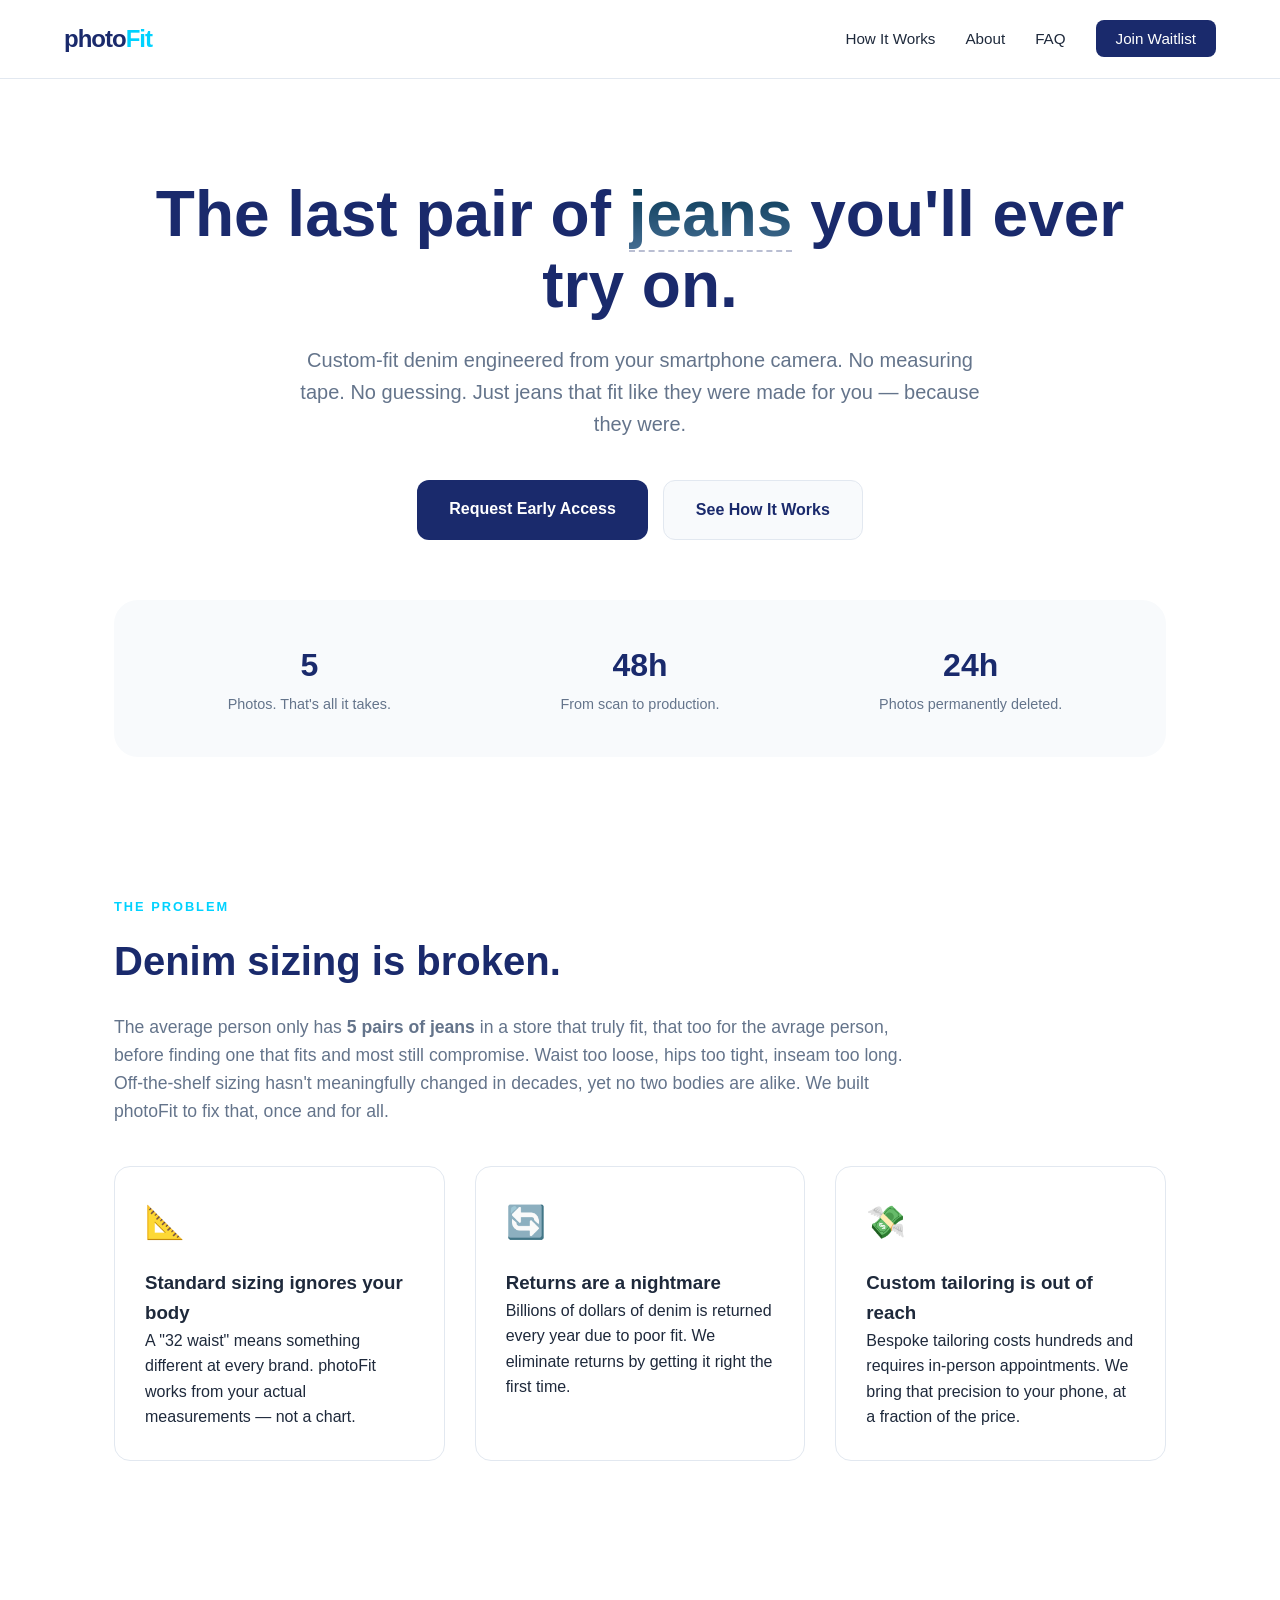
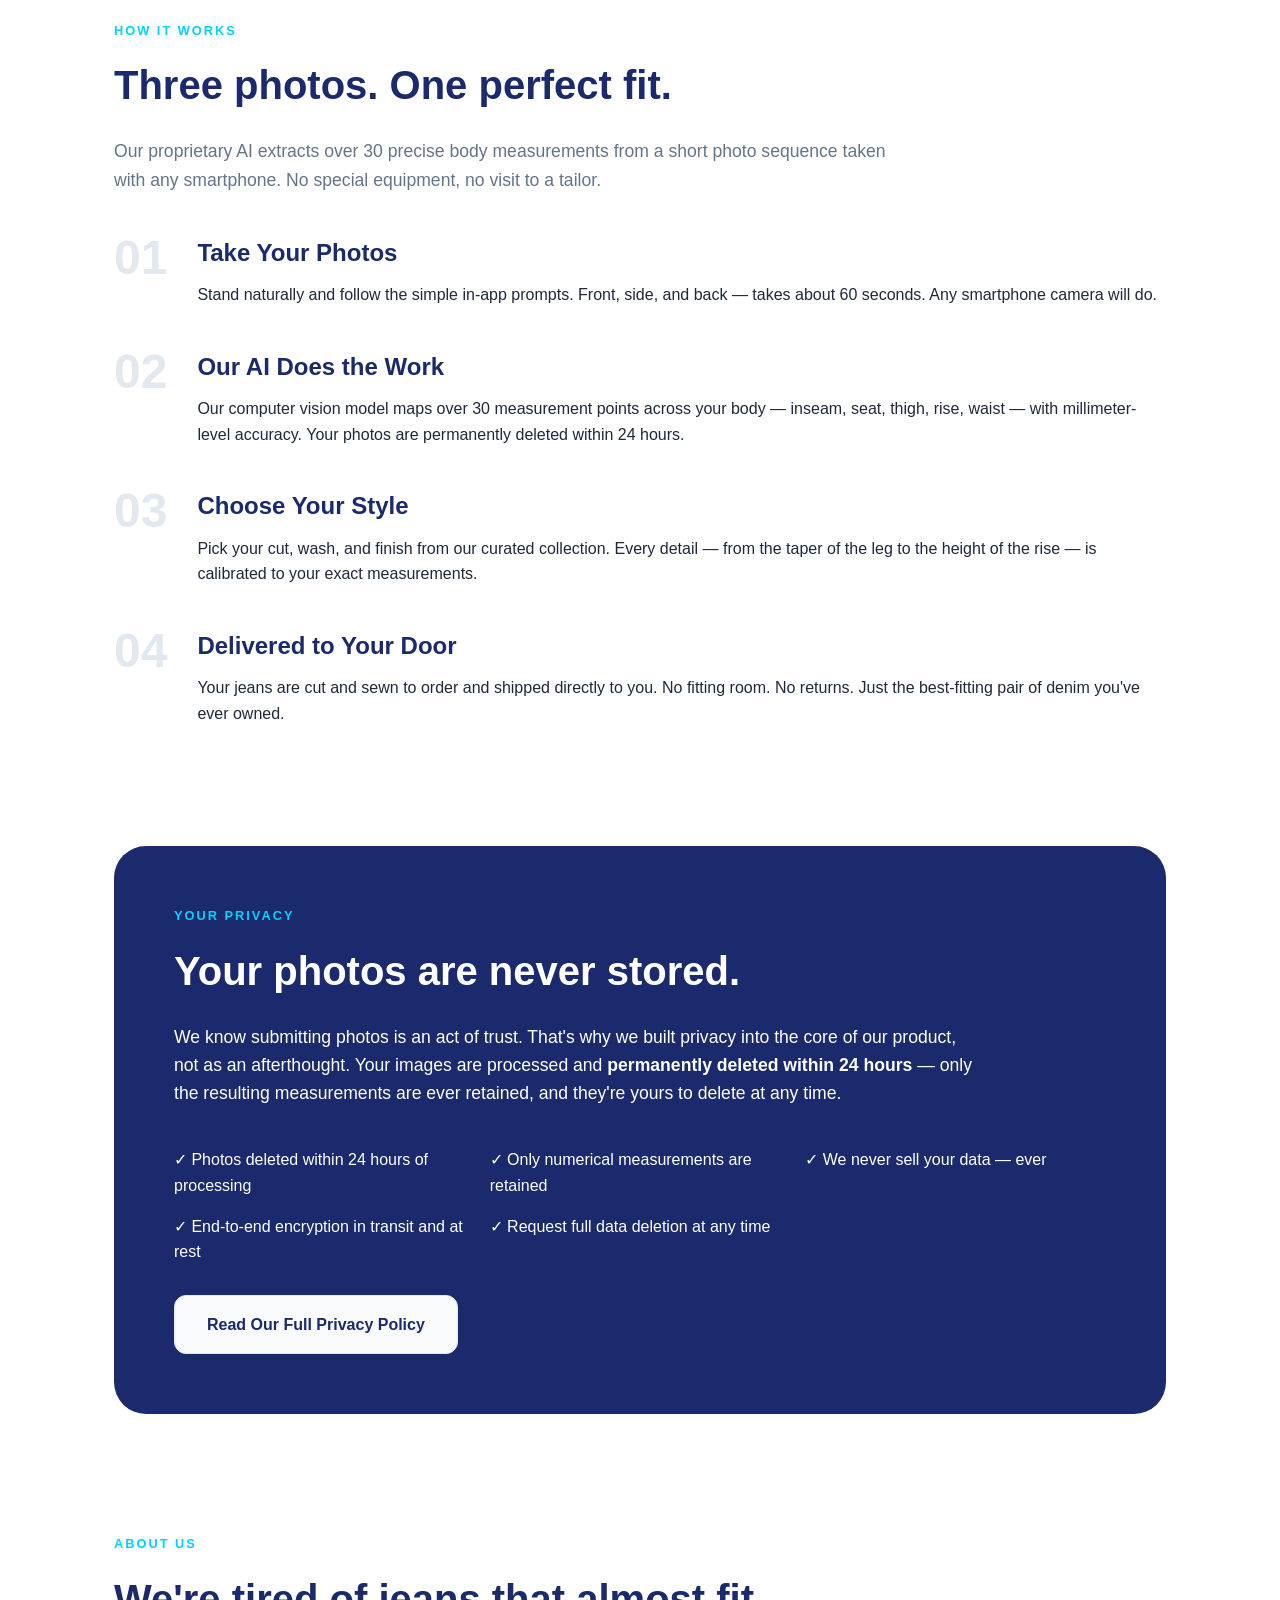
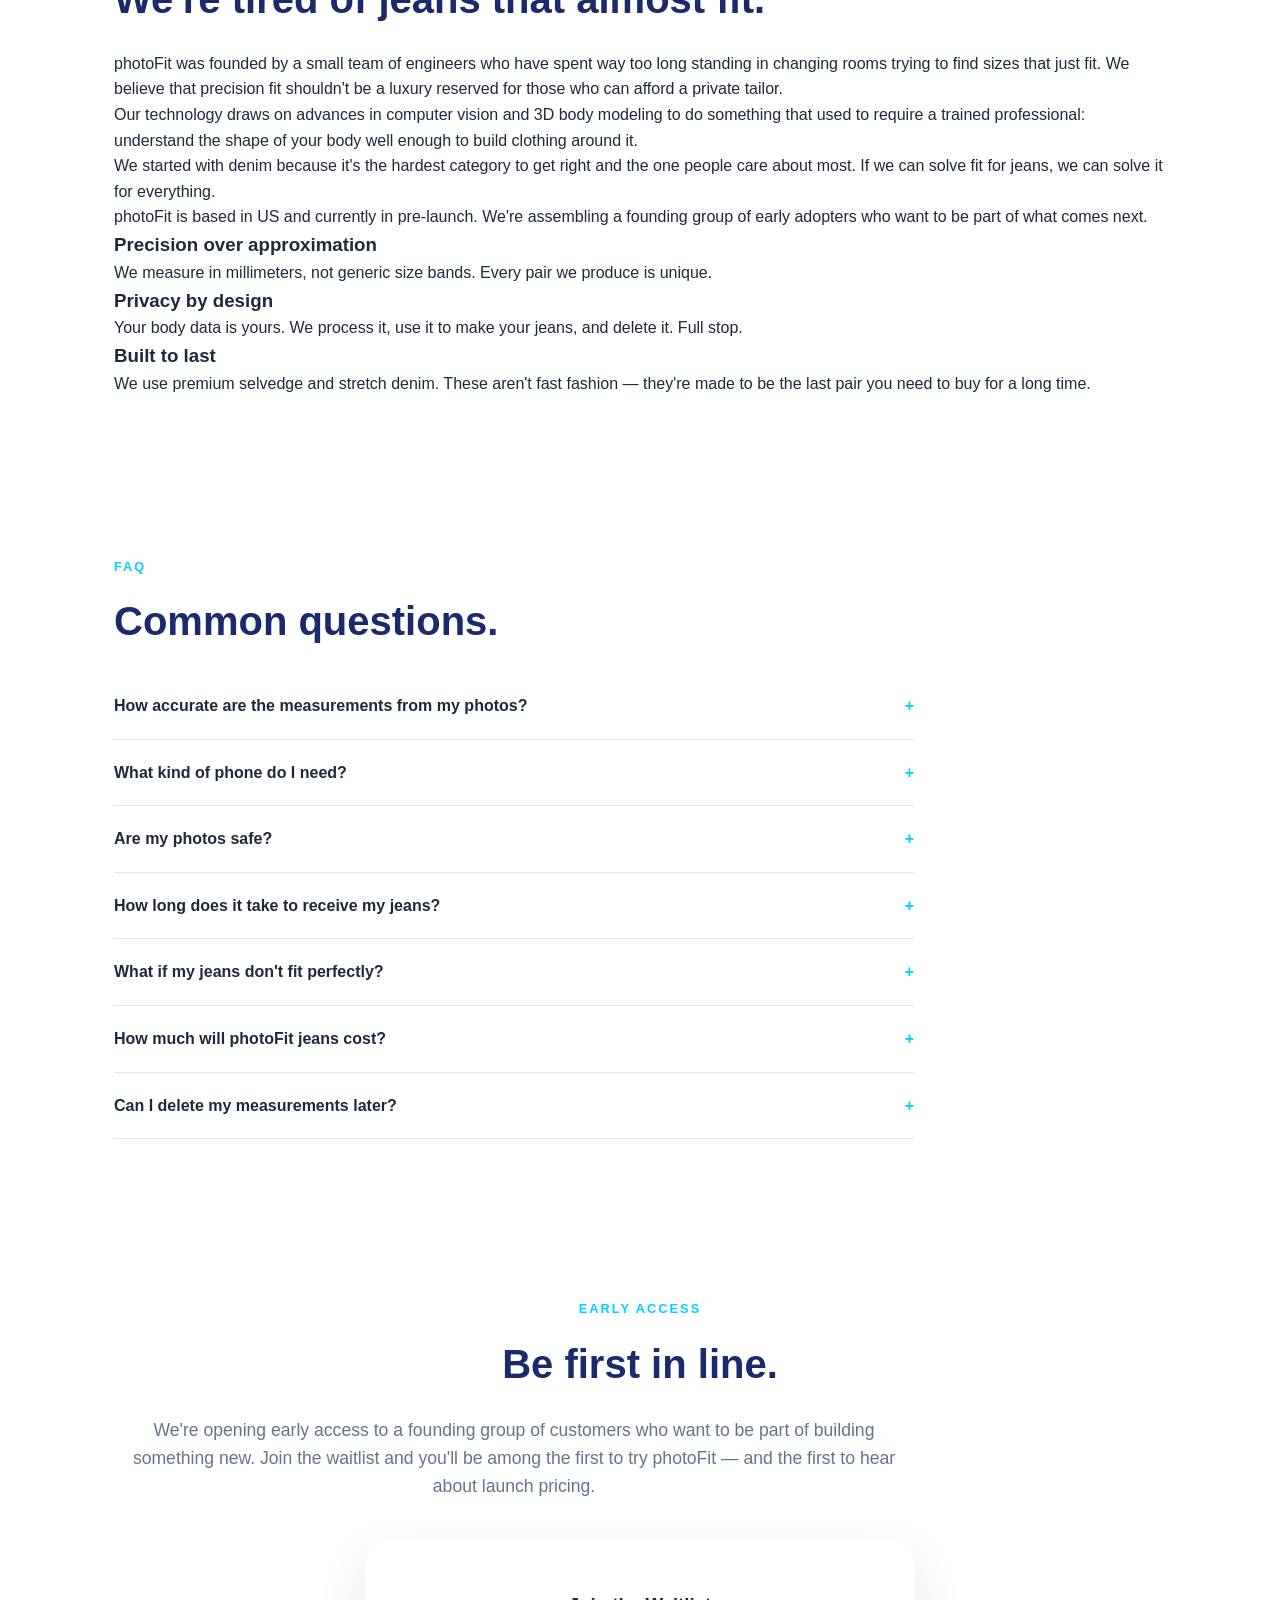
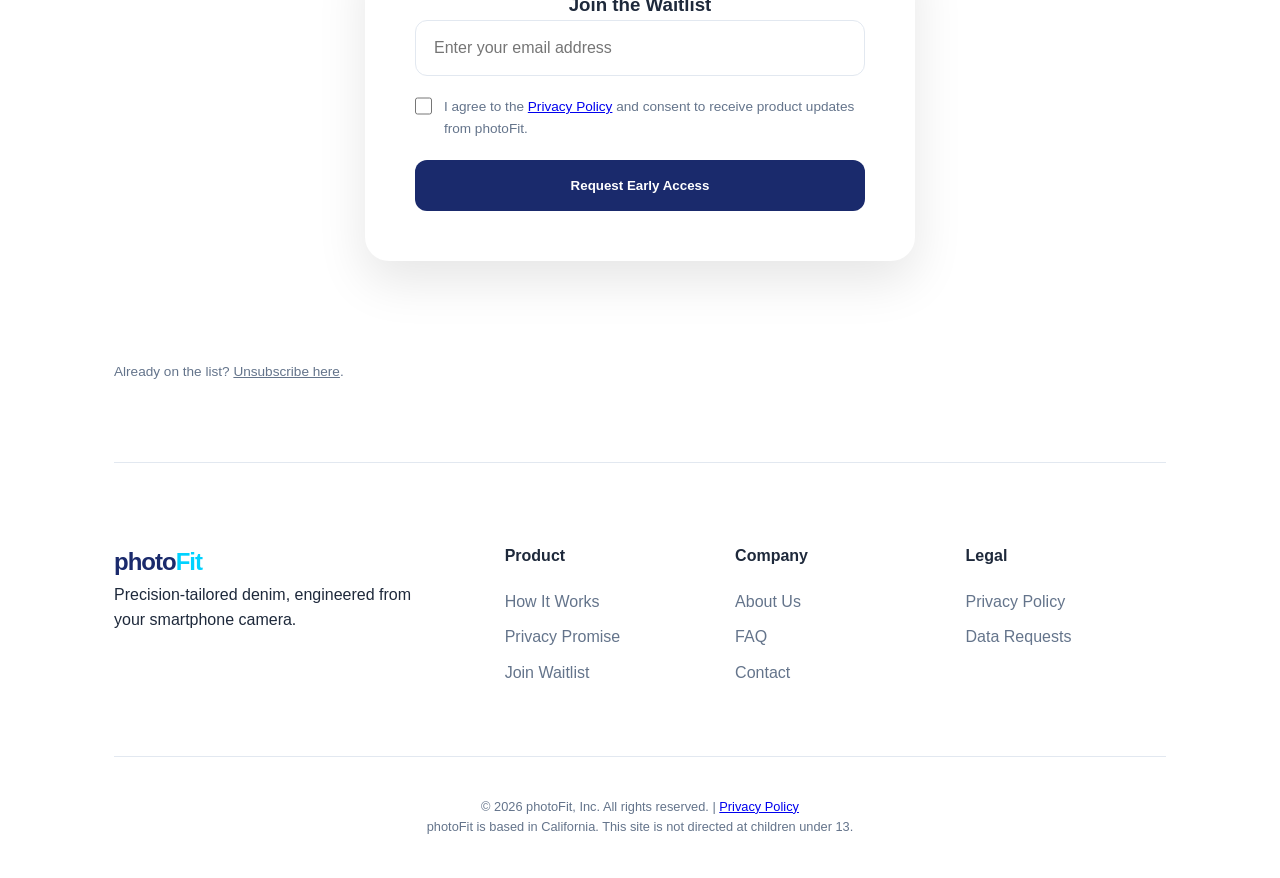
<file: index.html>
<!DOCTYPE html>
<html lang="en">
    <head>
        <meta charset="UTF-8" />
        <meta name="viewport" content="width=device-width, initial-scale=1.0" />
        <title>photoFit | Precision Tailored Denim</title>
        <link rel="stylesheet" href="style.css" />
    </head>
    <body>
        <!-- ── NAVIGATION ─────────────────────────────── -->
        <nav class="navbar">
            <div class="logo">photo<span>Fit</span></div>
            <ul class="nav-links">
                <li><a href="#how-it-works">How It Works</a></li>
                <li><a href="#about">About</a></li>
                <li><a href="#faq">FAQ</a></li>
                <li><a href="#waitlist" class="nav-cta">Join Waitlist</a></li>
            </ul>
        </nav>

        <div class="container">
            <!-- ── HERO ───────────────────────────────────── -->
            <section class="hero" id="home">
                <h1>The last pair of <span class="denim-highlight">jeans</span> you'll ever try on.</h1>
                <p class="hero-subtitle">
                    Custom-fit denim engineered from your smartphone camera. No
                    measuring tape. No guessing. Just jeans that fit like they
                    were made for you — because they were.
                </p>
                <div class="hero-actions">
                    <a href="#waitlist" class="btn-primary"
                        >Request Early Access</a
                    >
                    <a href="#how-it-works" class="btn-secondary"
                        >See How It Works</a
                    >
                </div>
                <div class="hero-stats">
                    <div class="stat">
                        <span class="stat-number">5</span>
                        <span class="stat-label"
                            >Photos. That's all it takes.</span
                        >
                    </div>
                    <div class="stat">
                        <span class="stat-number">48h</span>
                        <span class="stat-label">From scan to production.</span>
                    </div>
                    <div class="stat">
                        <span class="stat-number">24h</span>
                        <span class="stat-label"
                            >Photos permanently deleted.</span
                        >
                    </div>
                </div>
            </section>

            <!-- ── THE PROBLEM ────────────────────────────── -->
            <section class="problem-section" id="problem">
                <div class="section-label">The Problem</div>
                <h2 class="section-title">Denim sizing is broken.</h2>
                <p class="section-body">
                    The average person only has
                    <strong>5 pairs of jeans</strong> in a store that truly fit, that too for the avrage person, before finding one that
                    fits and most still compromise. Waist too loose, hips too
                    tight, inseam too long. Off-the-shelf sizing hasn't
                    meaningfully changed in decades, yet no two bodies are
                    alike. We built photoFit to fix that, once and for all.
                </p>
                <div class="problem-grid">
                    <div class="problem-card">
                        <div class="problem-icon">📐</div>
                        <h3>Standard sizing ignores your body</h3>
                        <p>
                            A "32 waist" means something different at every
                            brand. photoFit works from your actual measurements
                            — not a chart.
                        </p>
                    </div>
                    <div class="problem-card">
                        <div class="problem-icon">🔄</div>
                        <h3>Returns are a nightmare</h3>
                        <p>
                            Billions of dollars of denim is returned every year
                            due to poor fit. We eliminate returns by getting it
                            right the first time.
                        </p>
                    </div>
                    <div class="problem-card">
                        <div class="problem-icon">💸</div>
                        <h3>Custom tailoring is out of reach</h3>
                        <p>
                            Bespoke tailoring costs hundreds and requires
                            in-person appointments. We bring that precision to
                            your phone, at a fraction of the price.
                        </p>
                    </div>
                </div>
            </section>

            <!-- ── HOW IT WORKS ───────────────────────────── -->
            <section class="how-it-works" id="how-it-works">
                <div class="section-label">How It Works</div>
                <h2 class="section-title">Three photos. One perfect fit.</h2>
                <p class="section-body">
                    Our proprietary AI extracts over 30 precise body
                    measurements from a short photo sequence taken with any
                    smartphone. No special equipment, no visit to a tailor.
                </p>
                <div class="steps">
                    <div class="step">
                        <div class="step-number">01</div>
                        <div class="step-content">
                            <h3>Take Your Photos</h3>
                            <p>
                                Stand naturally and follow the simple in-app
                                prompts. Front, side, and back — takes about 60
                                seconds. Any smartphone camera will do.
                            </p>
                        </div>
                    </div>
                    <div class="step">
                        <div class="step-number">02</div>
                        <div class="step-content">
                            <h3>Our AI Does the Work</h3>
                            <p>
                                Our computer vision model maps over 30
                                measurement points across your body — inseam,
                                seat, thigh, rise, waist — with millimeter-level
                                accuracy. Your photos are permanently deleted
                                within 24 hours.
                            </p>
                        </div>
                    </div>
                    <div class="step">
                        <div class="step-number">03</div>
                        <div class="step-content">
                            <h3>Choose Your Style</h3>
                            <p>
                                Pick your cut, wash, and finish from our curated
                                collection. Every detail — from the taper of the
                                leg to the height of the rise — is calibrated to
                                your exact measurements.
                            </p>
                        </div>
                    </div>
                    <div class="step">
                        <div class="step-number">04</div>
                        <div class="step-content">
                            <h3>Delivered to Your Door</h3>
                            <p>
                                Your jeans are cut and sewn to order and shipped
                                directly to you. No fitting room. No returns.
                                Just the best-fitting pair of denim you've ever
                                owned.
                            </p>
                        </div>
                    </div>
                </div>
            </section>

            <!-- ── PRIVACY PROMISE ────────────────────────── -->
            <section class="privacy-promise" id="privacy-promise">
                <div class="promise-content">
                    <div class="section-label">Your Privacy</div>
                    <h2 class="section-title">Your photos are never stored.</h2>
                    <p class="section-body">
                        We know submitting photos is an act of trust. That's why
                        we built privacy into the core of our product, not as an
                        afterthought. Your images are processed and
                        <strong>permanently deleted within 24 hours</strong> —
                        only the resulting measurements are ever retained, and
                        they're yours to delete at any time.
                    </p>
                    <ul class="promise-list">
                        <li>✓ Photos deleted within 24 hours of processing</li>
                        <li>✓ Only numerical measurements are retained</li>
                        <li>✓ We never sell your data — ever</li>
                        <li>✓ End-to-end encryption in transit and at rest</li>
                        <li>✓ Request full data deletion at any time</li>
                    </ul>
                    <a
                        href="javascript:void(0)"
                        onclick="openPrivacy()"
                        class="btn-secondary"
                        >Read Our Full Privacy Policy</a
                    >
                </div>
            </section>

            <!-- ── ABOUT ───────────────────────────────────── -->
            <section class="about" id="about">
                <div class="section-label">About Us</div>
                <h2 class="section-title">
                    We're tired of jeans that almost fit.
                </h2>
                <div class="about-grid">
                    <div class="about-text">
                        <p>
                            photoFit was founded by a small team of engineers
                            who have spent way too long standing in changing
                            rooms trying to find sizes that just fit. We believe
                            that precision fit shouldn't be a luxury reserved
                            for those who can afford a private tailor.
                        </p>
                        <p>
                            Our technology draws on advances in computer vision
                            and 3D body modeling to do something that used to
                            require a trained professional: understand the shape
                            of your body well enough to build clothing around
                            it.
                        </p>
                        <p>
                            We started with denim because it's the hardest
                            category to get right and the one people care about
                            most. If we can solve fit for jeans, we can solve it
                            for everything.
                        </p>
                        <p>
                            photoFit is based in US and currently in pre-launch.
                            We're assembling a founding group of early adopters
                            who want to be part of what comes next.
                        </p>
                    </div>
                    <div class="about-values">
                        <div class="value">
                            <h3>Precision over approximation</h3>
                            <p>
                                We measure in millimeters, not generic size
                                bands. Every pair we produce is unique.
                            </p>
                        </div>
                        <div class="value">
                            <h3>Privacy by design</h3>
                            <p>
                                Your body data is yours. We process it, use it
                                to make your jeans, and delete it. Full stop.
                            </p>
                        </div>
                        <div class="value">
                            <h3>Built to last</h3>
                            <p>
                                We use premium selvedge and stretch denim. These
                                aren't fast fashion — they're made to be the
                                last pair you need to buy for a long time.
                            </p>
                        </div>
                    </div>
                </div>
            </section>

            <!-- ── FAQ ────────────────────────────────────── -->
            <section class="faq" id="faq">
                <div class="section-label">FAQ</div>
                <h2 class="section-title">Common questions.</h2>
                <div class="faq-list">
                    <details class="faq-item">
                        <summary>
                            How accurate are the measurements from my photos?
                        </summary>
                        <p>
                            Our AI has been able to extract measurements within
                            half to 3/4 of an inch accuracy across a wide range
                            of body types. We have worked with tailors to make
                            sure the measurments are accurate to what is needed,
                            as what you measure as and what you are is diffrent.
                            We continue to improve accuracy with every batch we
                            produce.
                        </p>
                    </details>
                    <details class="faq-item">
                        <summary>What kind of phone do I need?</summary>
                        <p>
                            Any smartphone made in the last five years will
                            work. You don't need a special camera or any
                            additional hardware — just your phone and a well-lit
                            room.
                        </p>
                    </details>
                    <details class="faq-item">
                        <summary>Are my photos safe?</summary>
                        <p>
                            Yes. Photos are encrypted during upload and
                            transmission, processed by our AI system to extract
                            measurement coordinates, and then permanently
                            deleted within 24 hours. We retain only the
                            numerical measurements required to fulfill your
                            order and to refer back to in the future
                        </p>
                    </details>
                    <details class="faq-item">
                        <summary>
                            How long does it take to receive my jeans?
                        </summary>
                        <p>
                            We're finalizing our production timeline, with the
                            current state of the world we are estimated a
                            maximum of 12 weeks and unsure pricing. Early access
                            members will be the first to know lead times and
                            pricing. Our goal is production-to-door in under two
                            to four weeks.
                        </p>
                    </details>
                    <details class="faq-item">
                        <summary>What if my jeans don't fit perfectly?</summary>
                        <p>
                            We stand behind our fit. If something isn't right,
                            we'll work with you to understand why and make it
                            right.Weather that means covering your potentail
                            alteration costs or fixing it with your next order.
                        </p>
                    </details>
                    <details class="faq-item">
                        <summary>How much will photoFit jeans cost?</summary>
                        <p>
                            Pricing will be announced at launch. Early access
                            members will receive priority pricing. Our aim is to
                            make precision fit accessible not a premium only
                            some people can afford.
                        </p>
                    </details>
                    <details class="faq-item">
                        <summary>Can I delete my measurements later?</summary>
                        <p>
                            Absolutely. You have the right to request deletion
                            of all personal data associated with your account at
                            any time by emailing
                            <a href="mailto:privacy@photofit.click"
                                >privacy@photofit.click</a
                            >.
                        </p>
                    </details>
                </div>
            </section>

            <!-- ── WAITLIST / CTA ─────────────────────────── -->
            <section class="waitlist-section" id="waitlist">
                <div class="section-label">Early Access</div>
                <h2 class="section-title">Be first in line.</h2>
                <p class="section-body">
                    We're opening early access to a founding group of customers
                    who want to be part of building something new. Join the
                    waitlist and you'll be among the first to try photoFit — and
                    the first to hear about launch pricing.
                </p>
                <div class="signup-card">
                    <h3>Join the Waitlist</h3>
                    <form class="signup-form" id="waitlist-form">
                        <input
                            type="email"
                            placeholder="Enter your email address"
                            required
                        />
                        <div class="consent-box">
                            <input type="checkbox" id="consent" required />
                            <label for="consent"
                                >I agree to the
                                <a
                                    href="javascript:void(0)"
                                    onclick="openPrivacy()"
                                    >Privacy Policy</a
                                >
                                and consent to receive product updates from
                                photoFit.</label
                            >
                        </div>
                        <button type="submit">Request Early Access</button>
                    </form>
                </div>
            </section>

            <p class="unsubscribe-trigger">
                Already on the list?
                <a href="javascript:void(0)" onclick="openUnsubscribe()"
                    >Unsubscribe here</a
                >.
            </p>

            <div id="unsubscribeModal" class="modal">
                <div class="modal-content unsubscribe-content">
                    <span class="close-btn" onclick="closeUnsubscribe()"
                        >&times;</span
                    >
                    <div class="modal-body">
                        <h3>Remove from Waitlist</h3>
                        <p>
                            Enter your email below to stop receiving updates
                            from photoFit.
                        </p>

                        <form class="signup-form" id="unsubscribe-form">
                            <input
                                type="email"
                                id="unsub-email"
                                placeholder="Your email address"
                                required
                            />
                            <button type="submit" class="btn-danger">
                                Remove Me
                            </button>
                        </form>
                        <p
                            id="unsub-message"
                            style="
                                display: none;
                                margin-top: 15px;
                                color: #d63031;
                                font-weight: bold;
                            "
                        >
                            You have been successfully removed.
                        </p>
                    </div>
                </div>
            </div>

            <!-- ── FOOTER ─────────────────────────────────── -->
            <footer class="site-footer">
                <div class="footer-top">
                    <div class="footer-brand">
                        <div class="logo">photo<span>Fit</span></div>
                        <p>
                            Precision-tailored denim, engineered from your
                            smartphone camera.
                        </p>
                    </div>
                    <div class="footer-links">
                        <div class="footer-col">
                            <h4>Product</h4>
                            <ul>
                                <li>
                                    <a href="#how-it-works">How It Works</a>
                                </li>
                                <li>
                                    <a href="#privacy-promise"
                                        >Privacy Promise</a
                                    >
                                </li>
                                <li><a href="#waitlist">Join Waitlist</a></li>
                            </ul>
                        </div>
                        <div class="footer-col">
                            <h4>Company</h4>
                            <ul>
                                <li><a href="#about">About Us</a></li>
                                <li><a href="#faq">FAQ</a></li>
                                <li>
                                    <a href="mailto:hello@photofit.click"
                                        >Contact</a
                                    >
                                </li>
                            </ul>
                        </div>
                        <div class="footer-col">
                            <h4>Legal</h4>
                            <ul>
                                <li>
                                    <a
                                        href="javascript:void(0)"
                                        onclick="openPrivacy()"
                                                                               href="javascript:void(0)"
 >Privacy Policy</a
                                    >
                                </li>
                                <li>
                                    <a href="mailto:privacy@photofit.click"
                                        >Data Requests</a
                                    >
                                </li>
                            </ul>
                        </div>
                    </div>
                </div>
                <div class="footer-bottom">
                    <p>
                        &copy; 2026 photoFit, Inc. All rights reserved. |
                        <a href="javascript:void(0)" onclick="openPrivacy()"
                            >Privacy Policy</a
                        >
                    </p>
                    <p class="footer-fine">
                        photoFit is based in California. This site is not
                        directed at children under 13.
                    </p>
                </div>
            </footer>
        </div>
        <!-- end .container -->

        <!-- ── PRIVACY MODAL ──────────────────────────── -->
        <div id="privacyModal" class="modal">
            <div class="modal-content">
                <span class="close-btn" onclick="closePrivacy()">&times;</span>
                <iframe
                    src="privacy.html"
                    frameborder="0"
                    class="privacy-frame"
                ></iframe>
            </div>
        </div>

        <script>
            // Privacy modal
            const modal = document.getElementById("privacyModal");
            function openPrivacy() { modal.style.display = "block"; document.body.style.overflow = "hidden"; }
            function closePrivacy() { modal.style.display = "none"; document.body.style.overflow = "auto"; }
            window.onclick = function(event) { if (event.target == modal) { closePrivacy(); } }

            // Smooth scroll for nav links
            document.querySelectorAll('a[href^="#"]').forEach(anchor => {
                anchor.addEventListener('click', function(e) {
                    e.preventDefault();
                    const target = document.querySelector(this.getAttribute('href'));
                    if (target) target.scrollIntoView({ behavior: 'smooth' });
                });
            });

            // Basic waitlist form handler (replace with your backend)
            document.getElementById('waitlist-form').addEventListener('submit', function(e) {
                e.preventDefault();
                const btn = this.querySelector('button[type="submit"]');
                btn.textContent = "You're on the list!";
                btn.disabled = true;
                this.querySelector('input[type="email"]').disabled = true;
            });

            // Get both modals
const privacyModal = document.getElementById("privacyModal");
const unsubModal = document.getElementById("unsubscribeModal");

// Unsubscribe Modal Logic
function openUnsubscribe() {
    unsubModal.style.display = "block";
    document.body.style.overflow = "hidden";
}

function closeUnsubscribe() {
    unsubModal.style.display = "none";
    document.body.style.overflow = "auto";
    // Reset form
    document.getElementById('unsubscribe-form').style.display = "flex";
    document.getElementById('unsub-message').style.display = "none";
}

// Global click handler to close modals if clicking outside the box
window.onclick = function(event) {
    if (event.target == privacyModal) { closePrivacy(); }
    if (event.target == unsubModal) { closeUnsubscribe(); }
}

// Unsubscribe Form Handler
document.getElementById('unsubscribe-form').addEventListener('submit', function(e) {
    e.preventDefault();
    const email = document.getElementById('unsub-email').value;

    // Here you would typically send 'email' to your backend/AWS Lambda
    console.log("Unsubscribing email:", email);

    // UI Feedback
    this.style.display = "none";
    document.getElementById('unsub-message').style.display = "block";

    // Auto-close after 2 seconds
    setTimeout(closeUnsubscribe, 2500);
});
        </script>
    </body>
</html>
</file>
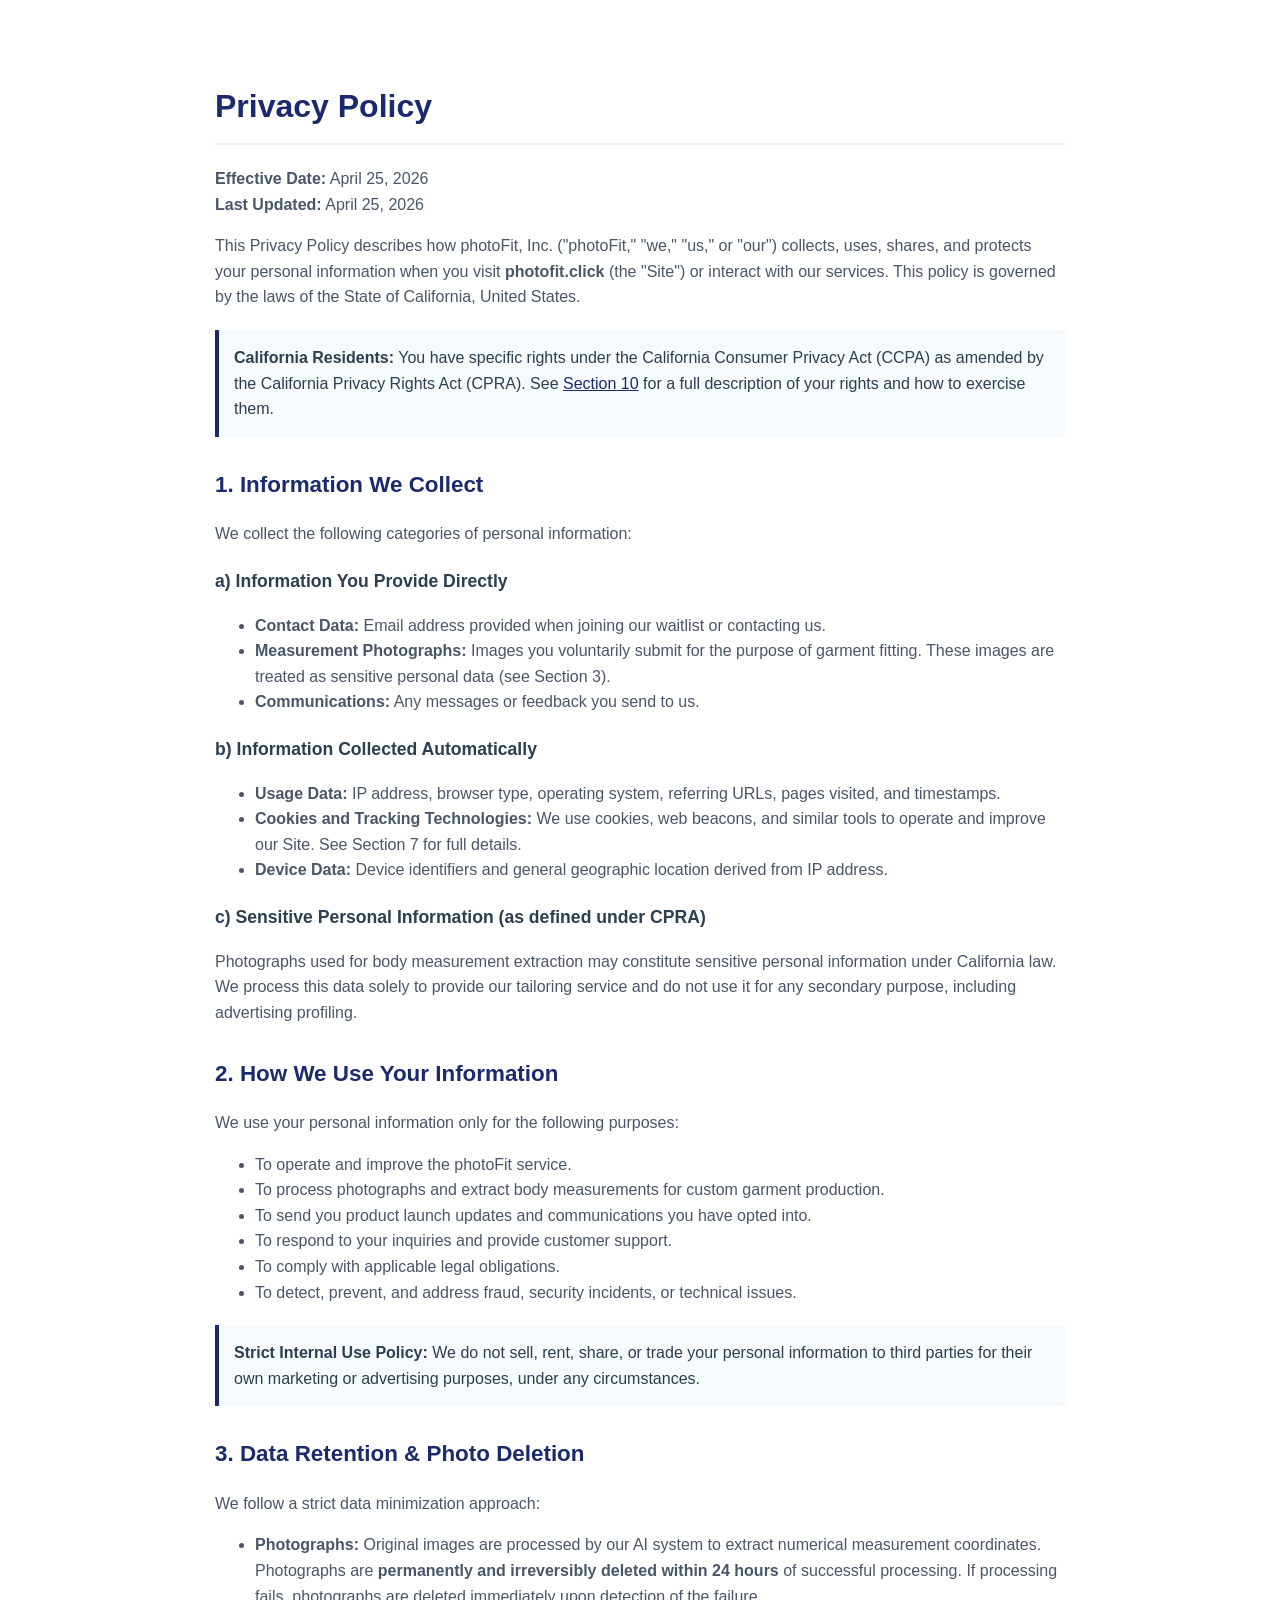
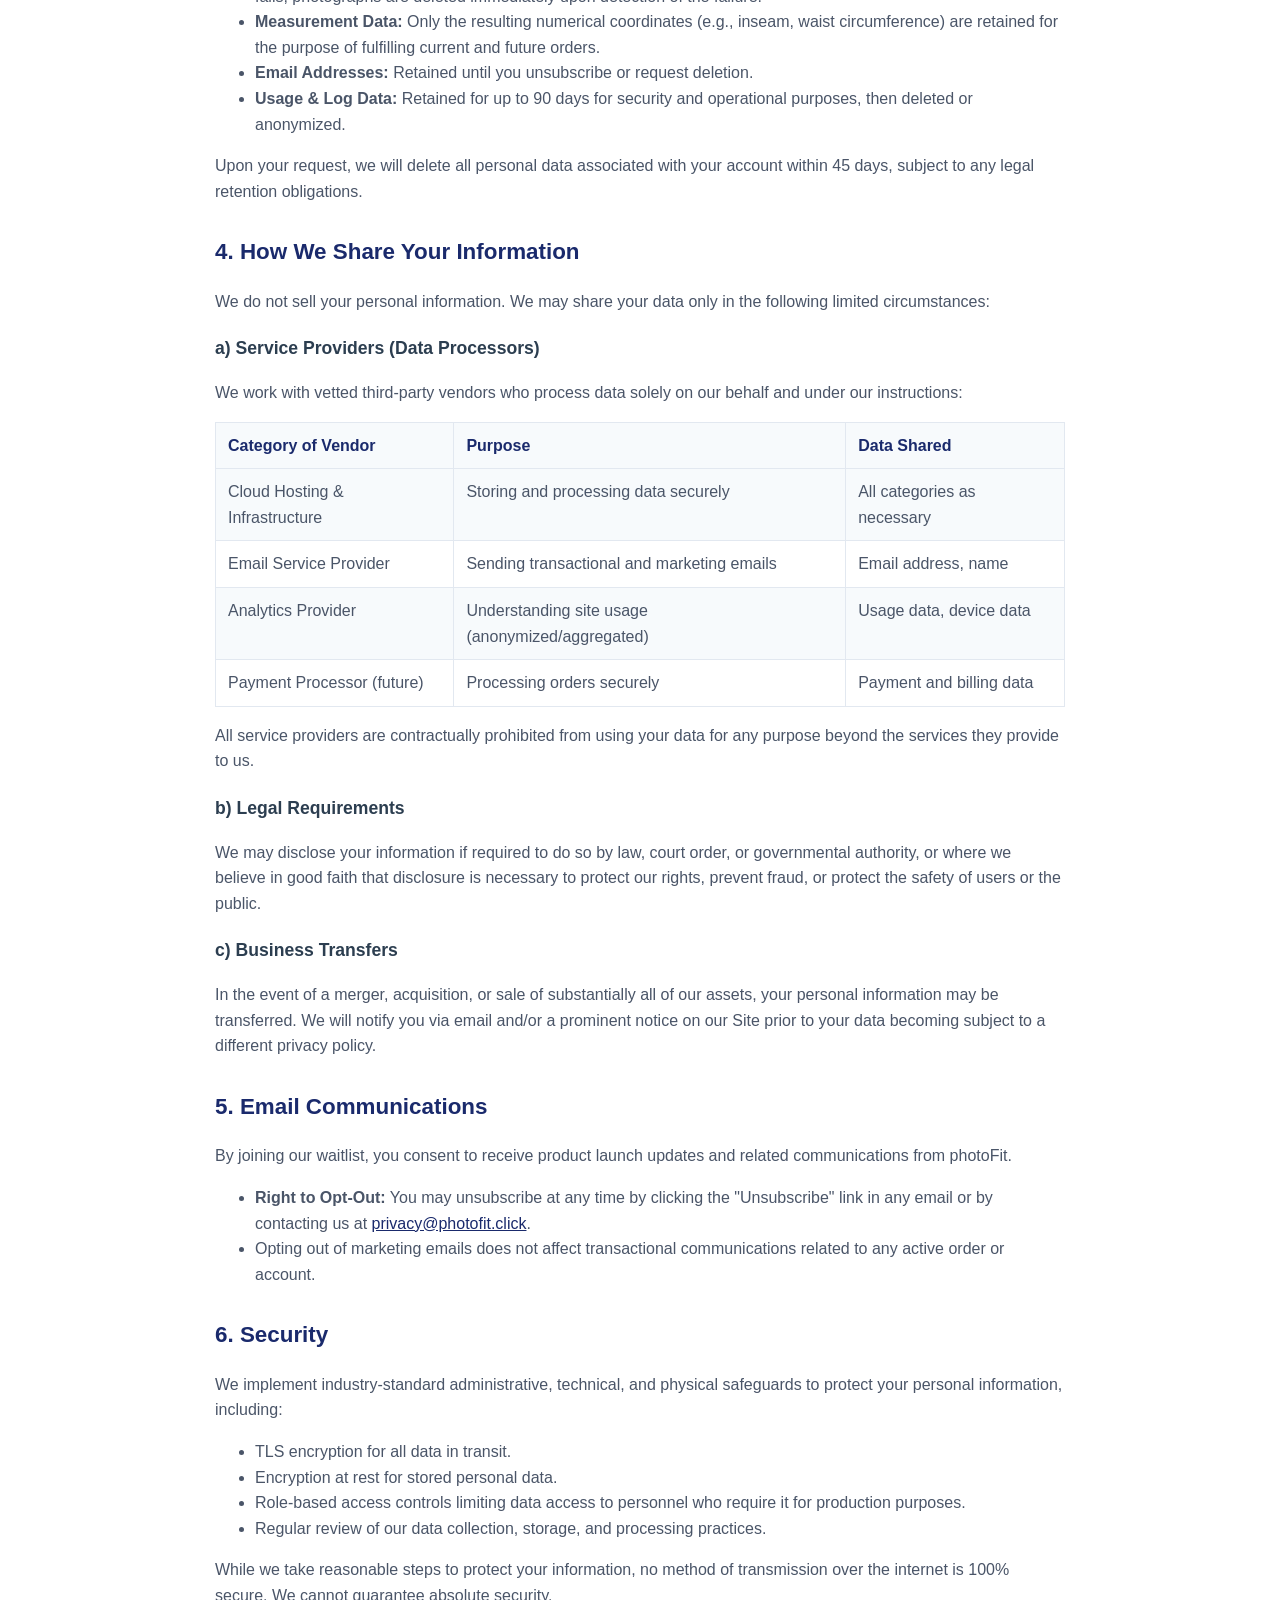
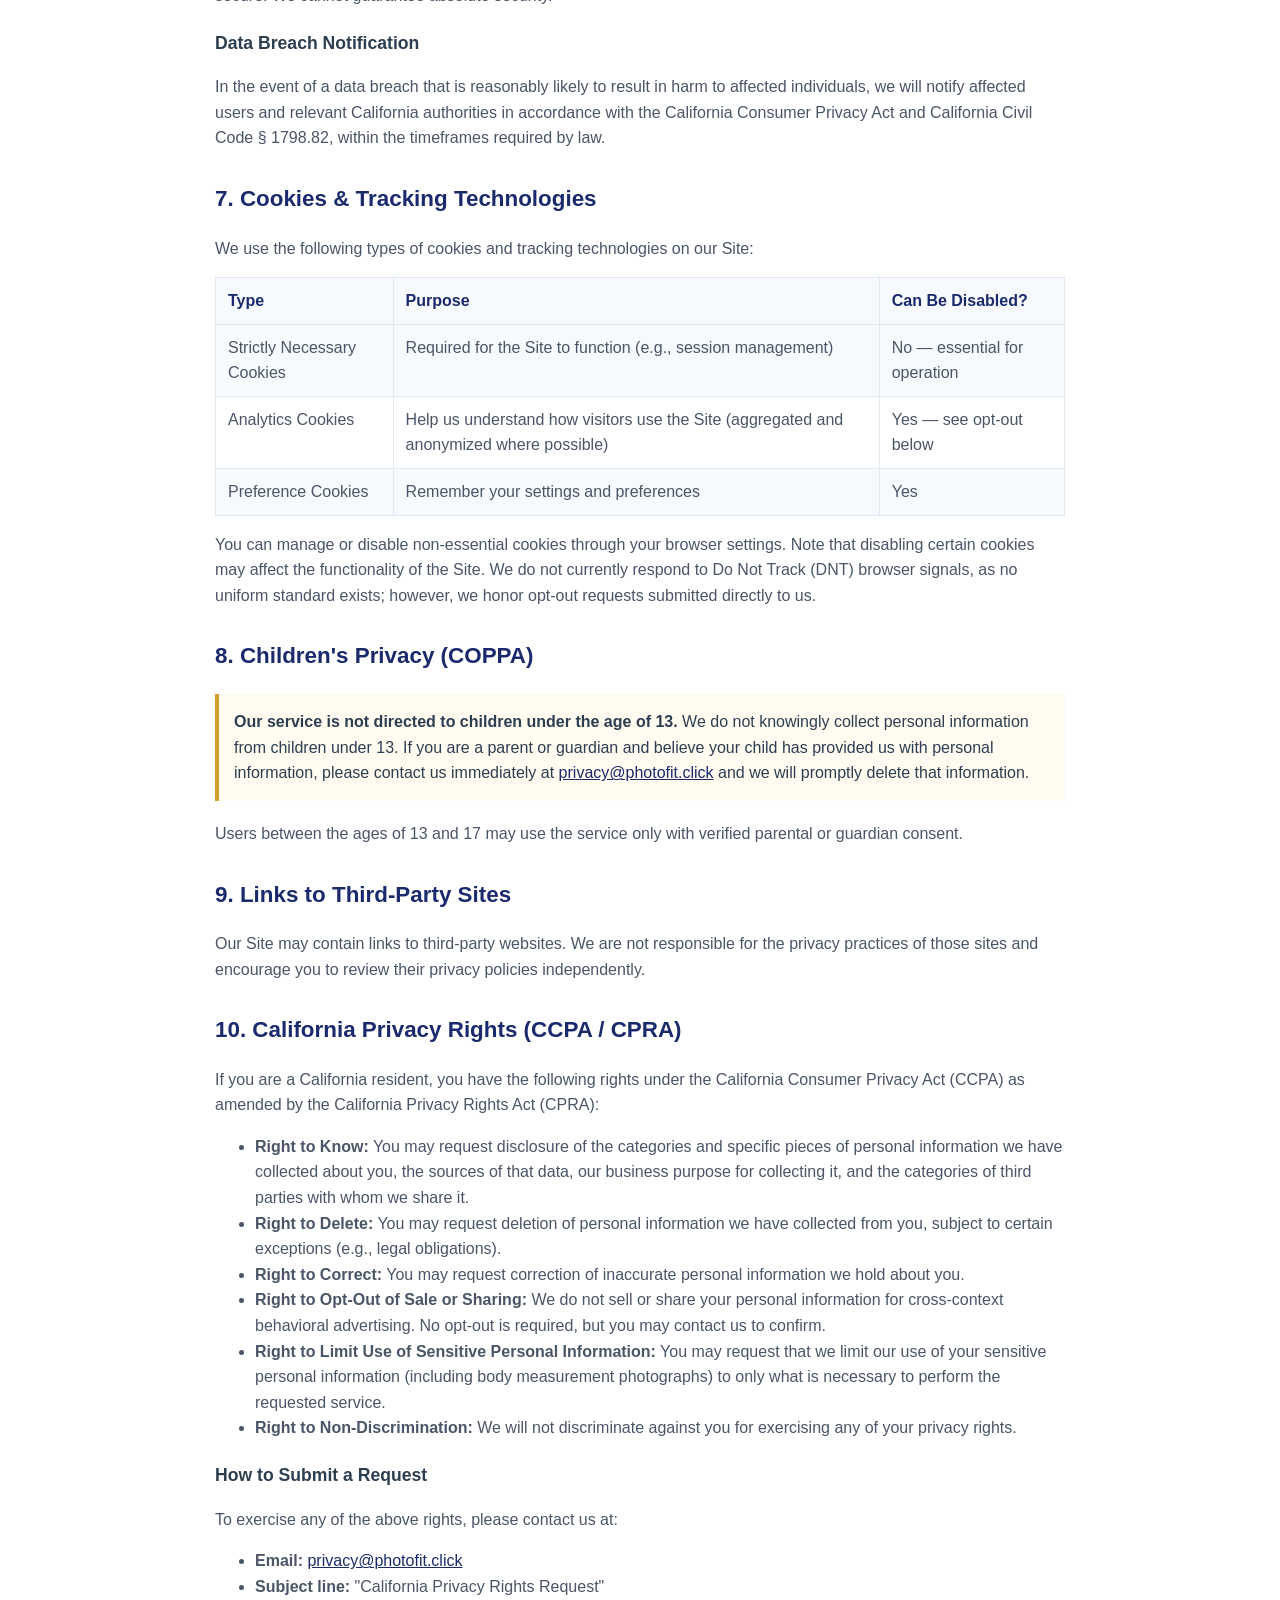
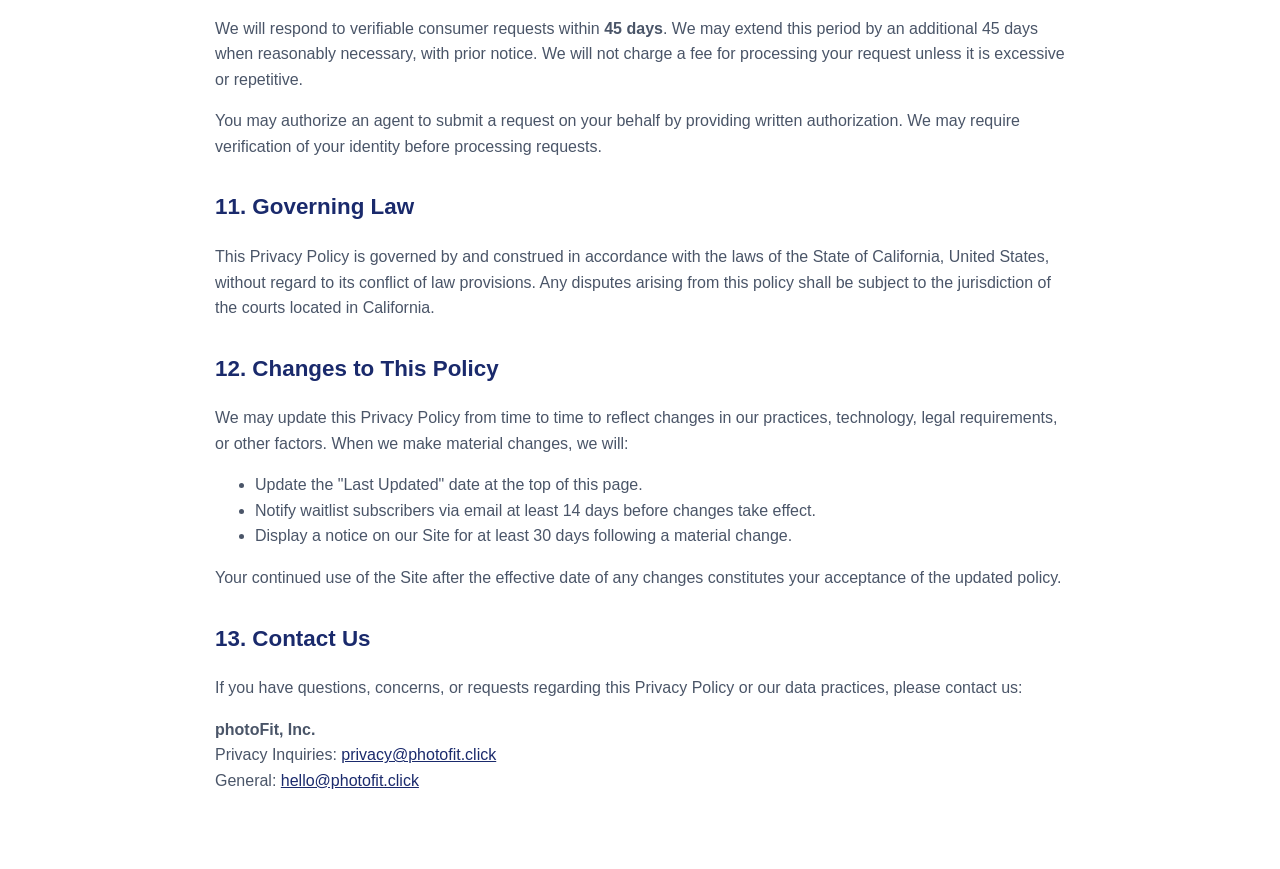
<file: privacy.html>
<!DOCTYPE html>
<html lang="en">
<head>
    <meta charset="UTF-8">
    <meta name="viewport" content="width=device-width, initial-scale=1.0">
    <title>Privacy Policy | photoFit</title>
    <style>
        body { font-family: -apple-system, BlinkMacSystemFont, "Segoe UI", Roboto, sans-serif; line-height: 1.6; max-width: 850px; margin: 40px auto; padding: 20px; color: #2c3e50; }
        h1 { border-bottom: 2px solid #eee; padding-bottom: 10px; color: #1a2a6c; }
        h2 { color: #1a2a6c; margin-top: 30px; font-size: 1.4rem; }
        h3 { color: #2c3e50; margin-top: 20px; font-size: 1.1rem; }
        p, li { color: #4a5568; }
        .highlight { background: #f7fafc; padding: 15px; border-left: 4px solid #1a2a6c; margin: 20px 0; }
        .warning { background: #fffbf0; padding: 15px; border-left: 4px solid #d69e2e; margin: 20px 0; }
        table { width: 100%; border-collapse: collapse; margin: 15px 0; }
        th { background: #f7fafc; color: #1a2a6c; text-align: left; padding: 10px 12px; border: 1px solid #e2e8f0; }
        td { padding: 10px 12px; border: 1px solid #e2e8f0; color: #4a5568; vertical-align: top; }
        tr:nth-child(even) td { background: #f7fafc; }
        a { color: #1a2a6c; }
    </style>
</head>
<body>

    <h1>Privacy Policy</h1>
    <p><strong>Effective Date:</strong> April 25, 2026<br>
    <strong>Last Updated:</strong> April 25, 2026</p>

    <p>This Privacy Policy describes how photoFit, Inc. ("photoFit," "we," "us," or "our") collects, uses, shares, and protects your personal information when you visit <strong>photofit.click</strong> (the "Site") or interact with our services. This policy is governed by the laws of the State of California, United States.</p>

    <div class="highlight">
        <strong>California Residents:</strong> You have specific rights under the California Consumer Privacy Act (CCPA) as amended by the California Privacy Rights Act (CPRA). See <a href="#ccpa">Section 10</a> for a full description of your rights and how to exercise them.
    </div>

    <!-- ═══════════════════════════════════════════ -->
    <h2>1. Information We Collect</h2>
    <p>We collect the following categories of personal information:</p>

    <h3>a) Information You Provide Directly</h3>
    <ul>
        <li><strong>Contact Data:</strong> Email address provided when joining our waitlist or contacting us.</li>
        <li><strong>Measurement Photographs:</strong> Images you voluntarily submit for the purpose of garment fitting. These images are treated as sensitive personal data (see Section 3).</li>
        <li><strong>Communications:</strong> Any messages or feedback you send to us.</li>
    </ul>

    <h3>b) Information Collected Automatically</h3>
    <ul>
        <li><strong>Usage Data:</strong> IP address, browser type, operating system, referring URLs, pages visited, and timestamps.</li>
        <li><strong>Cookies and Tracking Technologies:</strong> We use cookies, web beacons, and similar tools to operate and improve our Site. See Section 7 for full details.</li>
        <li><strong>Device Data:</strong> Device identifiers and general geographic location derived from IP address.</li>
    </ul>

    <h3>c) Sensitive Personal Information (as defined under CPRA)</h3>
    <p>Photographs used for body measurement extraction may constitute sensitive personal information under California law. We process this data solely to provide our tailoring service and do not use it for any secondary purpose, including advertising profiling.</p>

    <!-- ═══════════════════════════════════════════ -->
    <h2>2. How We Use Your Information</h2>
    <p>We use your personal information only for the following purposes:</p>
    <ul>
        <li>To operate and improve the photoFit service.</li>
        <li>To process photographs and extract body measurements for custom garment production.</li>
        <li>To send you product launch updates and communications you have opted into.</li>
        <li>To respond to your inquiries and provide customer support.</li>
        <li>To comply with applicable legal obligations.</li>
        <li>To detect, prevent, and address fraud, security incidents, or technical issues.</li>
    </ul>

    <div class="highlight">
        <strong>Strict Internal Use Policy:</strong> We do not sell, rent, share, or trade your personal information to third parties for their own marketing or advertising purposes, under any circumstances.
    </div>

    <!-- ═══════════════════════════════════════════ -->
    <h2>3. Data Retention &amp; Photo Deletion</h2>
    <p>We follow a strict data minimization approach:</p>
    <ul>
        <li><strong>Photographs:</strong> Original images are processed by our AI system to extract numerical measurement coordinates. Photographs are <strong>permanently and irreversibly deleted within 24 hours</strong> of successful processing. If processing fails, photographs are deleted immediately upon detection of the failure.</li>
        <li><strong>Measurement Data:</strong> Only the resulting numerical coordinates (e.g., inseam, waist circumference) are retained for the purpose of fulfilling current and future orders.</li>
        <li><strong>Email Addresses:</strong> Retained until you unsubscribe or request deletion.</li>
        <li><strong>Usage &amp; Log Data:</strong> Retained for up to 90 days for security and operational purposes, then deleted or anonymized.</li>
    </ul>
    <p>Upon your request, we will delete all personal data associated with your account within 45 days, subject to any legal retention obligations.</p>

    <!-- ═══════════════════════════════════════════ -->
    <h2>4. How We Share Your Information</h2>
    <p>We do not sell your personal information. We may share your data only in the following limited circumstances:</p>

    <h3>a) Service Providers (Data Processors)</h3>
    <p>We work with vetted third-party vendors who process data solely on our behalf and under our instructions:</p>
    <table>
        <tr>
            <th>Category of Vendor</th>
            <th>Purpose</th>
            <th>Data Shared</th>
        </tr>
        <tr>
            <td>Cloud Hosting &amp; Infrastructure</td>
            <td>Storing and processing data securely</td>
            <td>All categories as necessary</td>
        </tr>
        <tr>
            <td>Email Service Provider</td>
            <td>Sending transactional and marketing emails</td>
            <td>Email address, name</td>
        </tr>
        <tr>
            <td>Analytics Provider</td>
            <td>Understanding site usage (anonymized/aggregated)</td>
            <td>Usage data, device data</td>
        </tr>
        <tr>
            <td>Payment Processor (future)</td>
            <td>Processing orders securely</td>
            <td>Payment and billing data</td>
        </tr>
    </table>
    <p>All service providers are contractually prohibited from using your data for any purpose beyond the services they provide to us.</p>

    <h3>b) Legal Requirements</h3>
    <p>We may disclose your information if required to do so by law, court order, or governmental authority, or where we believe in good faith that disclosure is necessary to protect our rights, prevent fraud, or protect the safety of users or the public.</p>

    <h3>c) Business Transfers</h3>
    <p>In the event of a merger, acquisition, or sale of substantially all of our assets, your personal information may be transferred. We will notify you via email and/or a prominent notice on our Site prior to your data becoming subject to a different privacy policy.</p>

    <!-- ═══════════════════════════════════════════ -->
    <h2>5. Email Communications</h2>
    <p>By joining our waitlist, you consent to receive product launch updates and related communications from photoFit.</p>
    <ul>
        <li><strong>Right to Opt-Out:</strong> You may unsubscribe at any time by clicking the "Unsubscribe" link in any email or by contacting us at <a href="mailto:privacy@photofit.click">privacy@photofit.click</a>.</li>
        <li>Opting out of marketing emails does not affect transactional communications related to any active order or account.</li>
    </ul>

    <!-- ═══════════════════════════════════════════ -->
    <h2>6. Security</h2>
    <p>We implement industry-standard administrative, technical, and physical safeguards to protect your personal information, including:</p>
    <ul>
        <li>TLS encryption for all data in transit.</li>
        <li>Encryption at rest for stored personal data.</li>
        <li>Role-based access controls limiting data access to personnel who require it for production purposes.</li>
        <li>Regular review of our data collection, storage, and processing practices.</li>
    </ul>
    <p>While we take reasonable steps to protect your information, no method of transmission over the internet is 100% secure. We cannot guarantee absolute security.</p>

    <h3>Data Breach Notification</h3>
    <p>In the event of a data breach that is reasonably likely to result in harm to affected individuals, we will notify affected users and relevant California authorities in accordance with the California Consumer Privacy Act and California Civil Code § 1798.82, within the timeframes required by law.</p>

    <!-- ═══════════════════════════════════════════ -->
    <h2>7. Cookies &amp; Tracking Technologies</h2>
    <p>We use the following types of cookies and tracking technologies on our Site:</p>
    <table>
        <tr>
            <th>Type</th>
            <th>Purpose</th>
            <th>Can Be Disabled?</th>
        </tr>
        <tr>
            <td>Strictly Necessary Cookies</td>
            <td>Required for the Site to function (e.g., session management)</td>
            <td>No — essential for operation</td>
        </tr>
        <tr>
            <td>Analytics Cookies</td>
            <td>Help us understand how visitors use the Site (aggregated and anonymized where possible)</td>
            <td>Yes — see opt-out below</td>
        </tr>
        <tr>
            <td>Preference Cookies</td>
            <td>Remember your settings and preferences</td>
            <td>Yes</td>
        </tr>
    </table>
    <p>You can manage or disable non-essential cookies through your browser settings. Note that disabling certain cookies may affect the functionality of the Site. We do not currently respond to Do Not Track (DNT) browser signals, as no uniform standard exists; however, we honor opt-out requests submitted directly to us.</p>

    <!-- ═══════════════════════════════════════════ -->
    <h2>8. Children's Privacy (COPPA)</h2>
    <div class="warning">
        <strong>Our service is not directed to children under the age of 13.</strong> We do not knowingly collect personal information from children under 13. If you are a parent or guardian and believe your child has provided us with personal information, please contact us immediately at <a href="mailto:privacy@photofit.click">privacy@photofit.click</a> and we will promptly delete that information.
    </div>
    <p>Users between the ages of 13 and 17 may use the service only with verified parental or guardian consent.</p>

    <!-- ═══════════════════════════════════════════ -->
    <h2>9. Links to Third-Party Sites</h2>
    <p>Our Site may contain links to third-party websites. We are not responsible for the privacy practices of those sites and encourage you to review their privacy policies independently.</p>

    <!-- ═══════════════════════════════════════════ -->
    <h2 id="ccpa">10. California Privacy Rights (CCPA / CPRA)</h2>
    <p>If you are a California resident, you have the following rights under the California Consumer Privacy Act (CCPA) as amended by the California Privacy Rights Act (CPRA):</p>
    <ul>
        <li><strong>Right to Know:</strong> You may request disclosure of the categories and specific pieces of personal information we have collected about you, the sources of that data, our business purpose for collecting it, and the categories of third parties with whom we share it.</li>
        <li><strong>Right to Delete:</strong> You may request deletion of personal information we have collected from you, subject to certain exceptions (e.g., legal obligations).</li>
        <li><strong>Right to Correct:</strong> You may request correction of inaccurate personal information we hold about you.</li>
        <li><strong>Right to Opt-Out of Sale or Sharing:</strong> We do not sell or share your personal information for cross-context behavioral advertising. No opt-out is required, but you may contact us to confirm.</li>
        <li><strong>Right to Limit Use of Sensitive Personal Information:</strong> You may request that we limit our use of your sensitive personal information (including body measurement photographs) to only what is necessary to perform the requested service.</li>
        <li><strong>Right to Non-Discrimination:</strong> We will not discriminate against you for exercising any of your privacy rights.</li>
    </ul>

    <h3>How to Submit a Request</h3>
    <p>To exercise any of the above rights, please contact us at:</p>
    <ul>
        <li><strong>Email:</strong> <a href="mailto:privacy@photofit.click">privacy@photofit.click</a></li>
        <li><strong>Subject line:</strong> "California Privacy Rights Request"</li>
    </ul>
    <p>We will respond to verifiable consumer requests within <strong>45 days</strong>. We may extend this period by an additional 45 days when reasonably necessary, with prior notice. We will not charge a fee for processing your request unless it is excessive or repetitive.</p>
    <p>You may authorize an agent to submit a request on your behalf by providing written authorization. We may require verification of your identity before processing requests.</p>

    <!-- ═══════════════════════════════════════════ -->
    <h2>11. Governing Law</h2>
    <p>This Privacy Policy is governed by and construed in accordance with the laws of the State of California, United States, without regard to its conflict of law provisions. Any disputes arising from this policy shall be subject to the jurisdiction of the courts located in California.</p>

    <!-- ═══════════════════════════════════════════ -->
    <h2>12. Changes to This Policy</h2>
    <p>We may update this Privacy Policy from time to time to reflect changes in our practices, technology, legal requirements, or other factors. When we make material changes, we will:</p>
    <ul>
        <li>Update the "Last Updated" date at the top of this page.</li>
        <li>Notify waitlist subscribers via email at least 14 days before changes take effect.</li>
        <li>Display a notice on our Site for at least 30 days following a material change.</li>
    </ul>
    <p>Your continued use of the Site after the effective date of any changes constitutes your acceptance of the updated policy.</p>

    <!-- ═══════════════════════════════════════════ -->
    <h2>13. Contact Us</h2>
    <p>If you have questions, concerns, or requests regarding this Privacy Policy or our data practices, please contact us:</p>
    <p>
        <strong>photoFit, Inc.</strong><br>
        Privacy Inquiries: <a href="mailto:privacy@photofit.click">privacy@photofit.click</a><br>
        General: <a href="mailto:hello@photofit.click">hello@photofit.click</a>
    </p>

</body>
</html>
</file>
<file: style.css>
/* ── BASE STYLES & VARIABLES ────────────────── */
:root {
    --primary: #1a2a6c;       /* Denim Navy */
    --primary-light: #2a3b8c;
    --accent: #00d2ff;        /* Tech Blue */
    --text-dark: #1e293b;
    --text-muted: #64748b;
    --bg-light: #f8fafc;
    --bg-white: #ffffff;
    --border: #e2e8f0;
    --transition: all 0.3s ease;
}

* {
    margin: 0;
    padding: 0;
    box-sizing: border-box;
}

html {
    scroll-behavior: smooth;
}

body {
    font-family: -apple-system, BlinkMacSystemFont, "Segoe UI", Roboto, Helvetica, Arial, sans-serif;
    color: var(--text-dark);
    line-height: 1.6;
    background-color: var(--bg-white);
    overflow-x: hidden;
}

.container {
    max-width: 1100px;
    margin: 0 auto;
    padding: 0 24px;
}

/* ── NAVIGATION ────────────────────────────── */
.navbar {
    position: sticky;
    top: 0;
    background: rgba(255, 255, 255, 0.95);
    backdrop-filter: blur(10px);
    display: flex;
    justify-content: space-between;
    align-items: center;
    padding: 20px 5%;
    z-index: 1000;
    border-bottom: 1px solid var(--border);
}

.logo {
    font-size: 1.5rem;
    font-weight: 800;
    color: var(--primary);
    letter-spacing: -1px;
}

.logo span {
    color: var(--accent);
}

.nav-links {
    display: flex;
    list-style: none;
    gap: 30px;
    align-items: center;
}

.nav-links a {
    text-decoration: none;
    color: var(--text-dark);
    font-weight: 500;
    font-size: 0.95rem;
    transition: var(--transition);
}

.nav-links a:hover {
    color: var(--accent);
}

.nav-cta {
    background: var(--primary);
    color: white !important;
    padding: 10px 20px;
    border-radius: 8px;
}

/* ── HERO SECTION ──────────────────────────── */
.hero {
    padding: 100px 0 60px;
    text-align: center;
}

.hero h1 {
    font-size: clamp(2.5rem, 6vw, 4rem);
    line-height: 1.1;
    color: var(--primary);
    margin-bottom: 24px;
    font-weight: 800;
}

.hero-subtitle {
    font-size: 1.25rem;
    color: var(--text-muted);
    max-width: 700px;
    margin: 0 auto 40px;
}

.hero-actions {
    display: flex;
    justify-content: center;
    gap: 15px;
    margin-bottom: 60px;
}

.btn-primary, .btn-secondary {
    padding: 16px 32px;
    border-radius: 12px;
    font-weight: 600;
    text-decoration: none;
    transition: var(--transition);
    display: inline-block;
}

.btn-primary {
    background: var(--primary);
    color: white;
}

.btn-primary:hover {
    background: var(--primary-light);
    transform: translateY(-2px);
}

.btn-secondary {
    background: var(--bg-light);
    color: var(--primary);
    border: 1px solid var(--border);
}

.btn-secondary:hover {
    background: #edf2f7;
}

.hero-stats {
    display: grid;
    grid-template-columns: repeat(auto-fit, minmax(200px, 1fr));
    gap: 20px;
    background: var(--bg-light);
    padding: 40px;
    border-radius: 24px;
}

.stat-number {
    display: block;
    font-size: 2rem;
    font-weight: 800;
    color: var(--primary);
}

.stat-label {
    font-size: 0.9rem;
    color: var(--text-muted);
}

/* ── COMMON SECTION ELEMENTS ───────────────── */
section {
    padding: 80px 0;
}

.section-label {
    text-transform: uppercase;
    font-weight: 700;
    font-size: 0.8rem;
    letter-spacing: 2px;
    color: var(--accent);
    margin-bottom: 12px;
}

.section-title {
    font-size: 2.5rem;
    margin-bottom: 20px;
    color: var(--primary);
}

.section-body {
    font-size: 1.1rem;
    color: var(--text-muted);
    max-width: 800px;
    margin-bottom: 40px;
}

/* ── PROBLEM GRID ──────────────────────────── */
.problem-grid {
    display: grid;
    grid-template-columns: repeat(auto-fit, minmax(300px, 1fr));
    gap: 30px;
}

.problem-card {
    padding: 30px;
    border: 1px solid var(--border);
    border-radius: 16px;
    transition: var(--transition);
}

.problem-card:hover {
    border-color: var(--accent);
    box-shadow: 0 10px 30px rgba(0, 210, 255, 0.1);
}

.problem-icon {
    font-size: 2rem;
    margin-bottom: 20px;
}

/* ── HOW IT WORKS STEPS ────────────────────── */
.steps {
    display: grid;
    gap: 40px;
}

.step {
    display: flex;
    gap: 30px;
    align-items: flex-start;
}

.step-number {
    font-size: 3rem;
    font-weight: 800;
    color: var(--border);
    line-height: 1;
}

.step h3 {
    font-size: 1.5rem;
    margin-bottom: 10px;
    color: var(--primary);
}

/* ── PRIVACY PROMISE ───────────────────────── */
.privacy-promise {
    background: var(--primary);
    color: white;
    border-radius: 32px;
    padding: 60px;
    margin: 40px 0;
}

.privacy-promise .section-title,
.privacy-promise .section-body {
    color: white;
}

.promise-list {
    list-style: none;
    margin-bottom: 30px;
    display: grid;
    grid-template-columns: repeat(auto-fit, minmax(250px, 1fr));
    gap: 15px;
}

/* ── FAQ ───────────────────────────────────── */
.faq-list {
    max-width: 800px;
}

.faq-item {
    border-bottom: 1px solid var(--border);
    padding: 20px 0;
}

.faq-item summary {
    font-weight: 600;
    cursor: pointer;
    list-style: none;
    display: flex;
    justify-content: space-between;
}

.faq-item summary::after {
    content: '+';
    color: var(--accent);
}

.faq-item p {
    padding-top: 15px;
    color: var(--text-muted);
}

/* ── SIGNUP CARD ───────────────────────────── */
.waitlist-section {
    text-align: center;
}

.signup-card {
    background: white;
    padding: 50px;
    border-radius: 24px;
    box-shadow: 0 20px 50px rgba(0,0,0,0.1);
    max-width: 550px;
    margin: 40px auto 0;
}

.signup-form {
    display: flex;
    flex-direction: column;
    gap: 20px;
}

.signup-form input {
    padding: 18px;
    border: 1px solid var(--border);
    border-radius: 12px;
    font-size: 1rem;
}

.signup-form button {
    padding: 18px;
    background: var(--primary);
    color: white;
    border: none;
    border-radius: 12px;
    font-weight: 700;
    cursor: pointer;
}

.consent-box {
    display: flex;
    gap: 12px;
    text-align: left;
    font-size: 0.85rem;
    color: var(--text-muted);
}

.consent-box input { width: 20px; height: 20px; }

/* ── FOOTER ────────────────────────────────── */
.site-footer {
    border-top: 1px solid var(--border);
    padding: 80px 0 40px;
    margin-top: 80px;
}

.footer-top {
    display: grid;
    grid-template-columns: 1fr 2fr;
    gap: 60px;
    margin-bottom: 60px;
}

.footer-links {
    display: grid;
    grid-template-columns: repeat(3, 1fr);
    gap: 30px;
}

.footer-col h4 { margin-bottom: 20px; }
.footer-col ul { list-style: none; }
.footer-col li { margin-bottom: 10px; }
.footer-col a { text-decoration: none; color: var(--text-muted); }

.footer-bottom {
    text-align: center;
    font-size: 0.8rem;
    color: var(--text-muted);
    border-top: 1px solid var(--border);
    padding-top: 40px;
}

/* ── MODAL ─────────────────────────────────── */
.modal {
    display: none;
    position: fixed;
    z-index: 2000;
    left: 0;
    top: 0;
    width: 100%;
    height: 100%;
    background-color: rgba(0,0,0,0.7);
    backdrop-filter: blur(8px);
}

.modal-content {
    background-color: #fff;
    margin: 2% auto;
    width: 90%;
    max-width: 800px;
    height: 85vh;
    border-radius: 20px;
    position: relative;
    overflow: hidden;
}

.privacy-frame {
    width: 100%;
    height: 100%;
}

.close-btn {
    position: absolute;
    right: 25px;
    top: 15px;
    font-size: 35px;
    font-weight: bold;
    color: var(--primary);
    cursor: pointer;
    z-index: 10;
}

/* ── RESPONSIVE ────────────────────────────── */
@media (max-width: 768px) {
    .nav-links { display: none; }
    .footer-top { grid-template-columns: 1fr; }
    .footer-links { grid-template-columns: 1fr 1fr; }
    .hero h1 { font-size: 2.5rem; }
    .step { flex-direction: column; gap: 10px; }
    .privacy-promise { padding: 30px; }
}

/* Trigger Link Styling */
.unsubscribe-trigger {
    margin-top: 20px;
    font-size: 0.85rem;
    color: var(--text-muted);
}

.unsubscribe-trigger a {
    color: var(--text-muted);
    text-decoration: underline;
}

/* Smaller Unsubscribe Modal */
.unsubscribe-content {
    max-width: 450px; /* Smaller than the privacy modal */
    height: auto;
    padding-bottom: 40px;
}

.btn-danger {
    background: #f8d7da !important;
    color: #721c24 !important;
    border: 1px solid #f5c6cb !important;
    transition: var(--transition);
}

.btn-danger:hover {
    background: #f5c6cb !important;
    transform: translateY(-2px);
}

/* Ensure modas behave well together */
.modal-body h3 {
    margin-bottom: 10px;
    color: var(--primary);
}

.denim-highlight {
    /* A gradient that looks like worn indigo denim */
    background: linear-gradient(to bottom, #00334F, #446d92);
    -webkit-background-clip: text;
    -webkit-text-fill-color: transparent;

    /* Makes the word pop slightly */
    font-weight: 800;
    text-shadow: rgba(0,0,0,0.5);

    /* Adds a very subtle "stitch" underline if you want to be fancy */
    border-bottom: 2px dashed rgba(26, 42, 108, 0.3);
}
</file>
